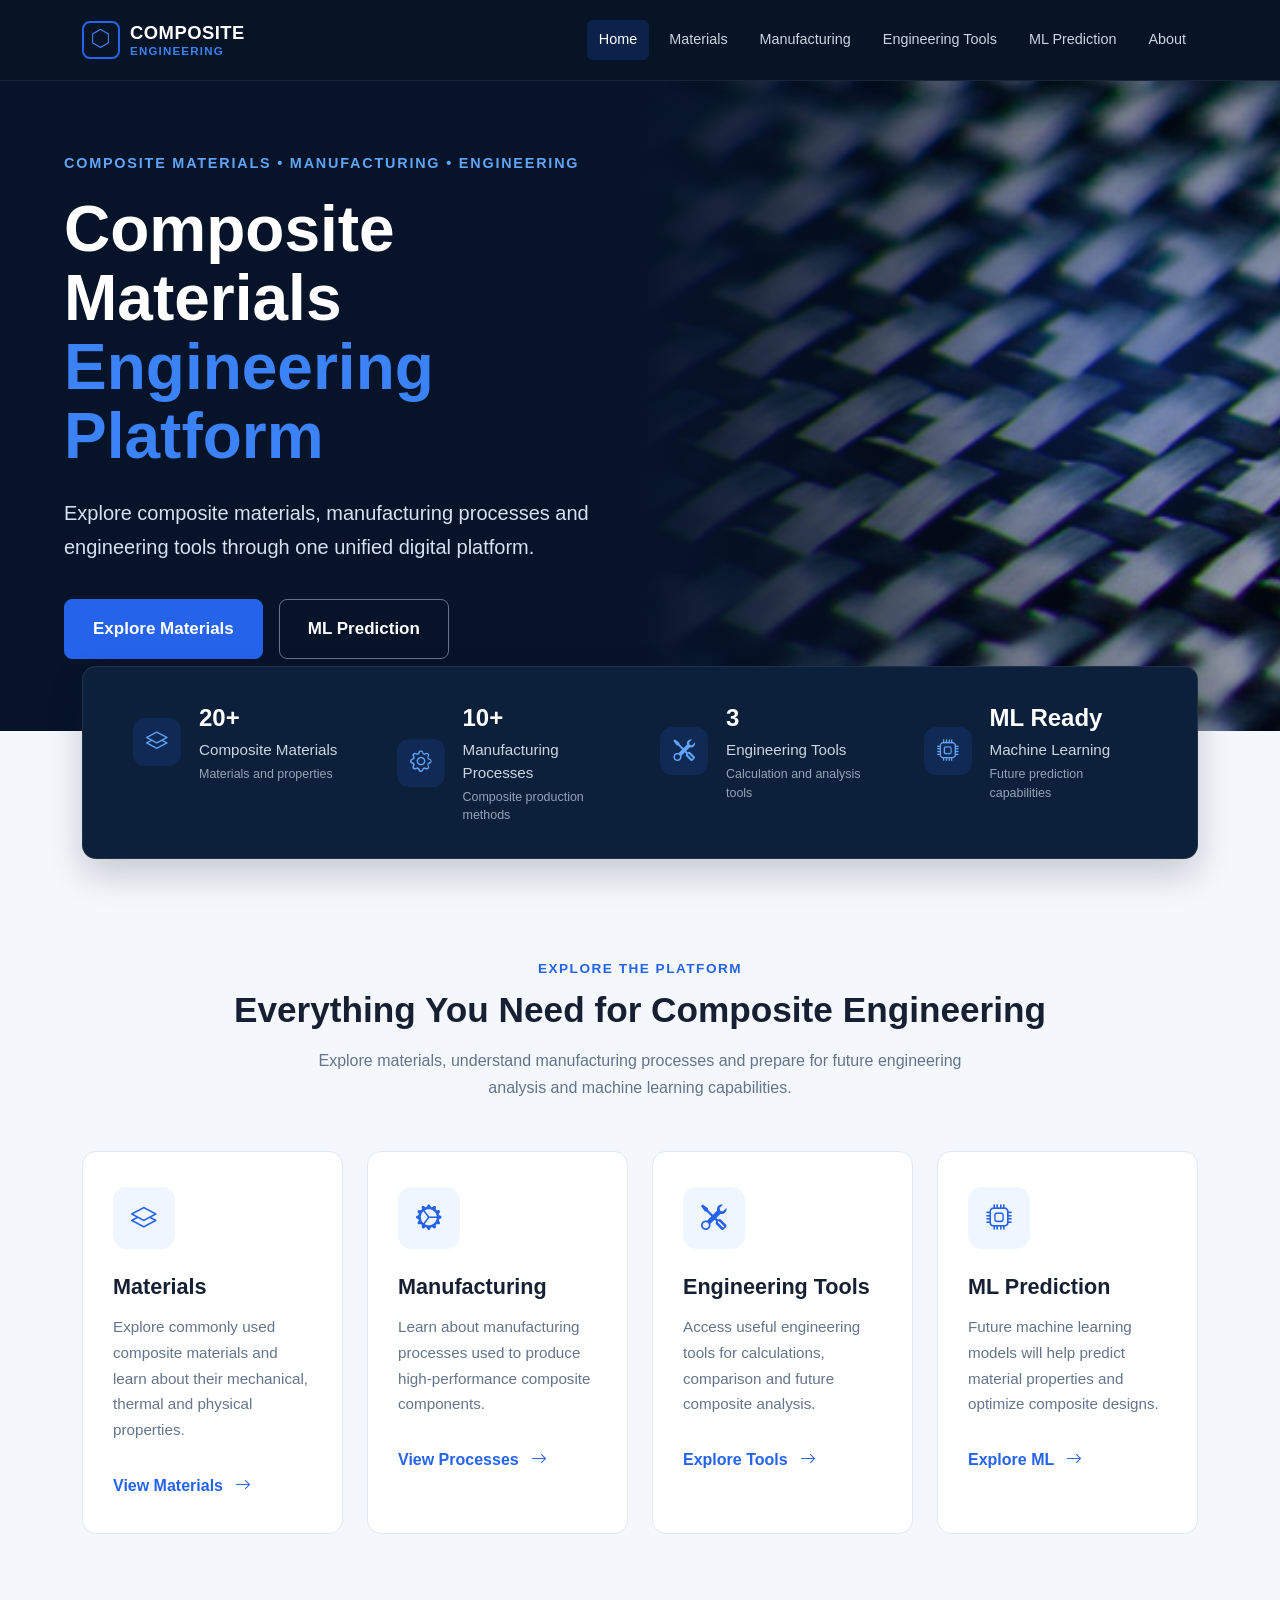
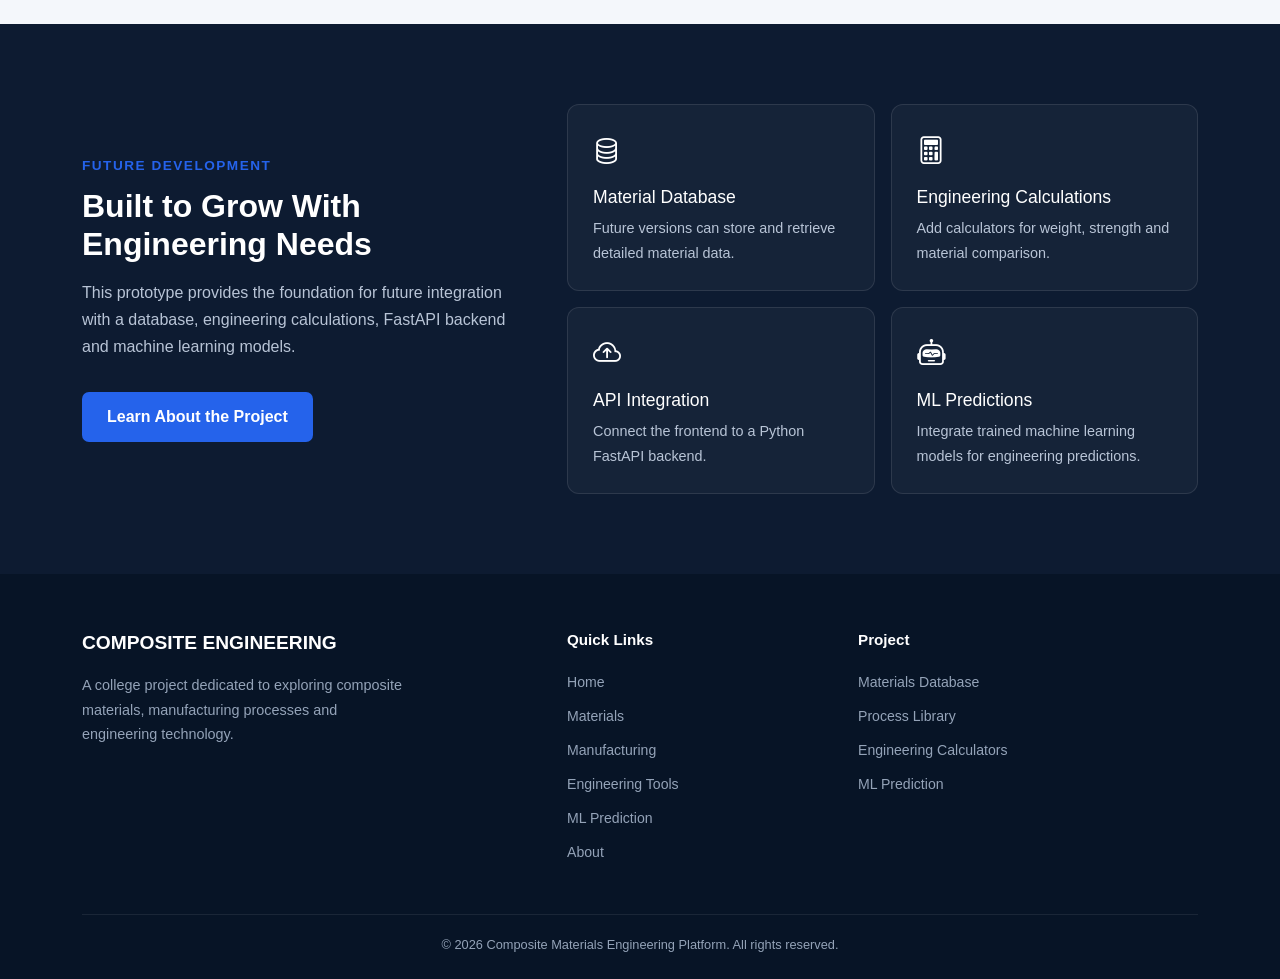
<file: frontend/index.html>
<!DOCTYPE html>
<html lang="en">

<head>

    <meta charset="UTF-8">

    <meta
        name="viewport"
        content="width=device-width, initial-scale=1.0"
    >

    <title>
        Composite Materials Engineering Platform
    </title>


    <!-- Bootstrap CSS -->

    <link
        href="https://cdn.jsdelivr.net/npm/bootstrap@5.3.3/dist/css/bootstrap.min.css"
        rel="stylesheet"
    >


    <!-- Bootstrap Icons -->

    <link
        rel="stylesheet"
        href="https://cdn.jsdelivr.net/npm/bootstrap-icons@1.11.3/font/bootstrap-icons.min.css"
    >


    <!-- Our CSS -->

    <link
        rel="stylesheet"
        href="css/style.css"
    >

</head>


<body>


<!-- =====================================================
     NAVBAR
===================================================== -->

<nav class="navbar navbar-expand-lg navbar-dark">

    <div class="container">


        <!-- BRAND -->

        <a
            class="navbar-brand"
            href="index.html"
        >

            <div class="brand-icon">
                <i class="bi bi-hexagon"></i>
            </div>

            <div class="brand-text">

                <span class="brand-main">
                    COMPOSITE
                </span>

                <span class="brand-sub">
                    ENGINEERING
                </span>

            </div>

        </a>


        <!-- MOBILE MENU BUTTON -->

        <button
            class="navbar-toggler"
            type="button"
            data-bs-toggle="collapse"
            data-bs-target="#navbarNav"
        >

            <span class="navbar-toggler-icon"></span>

        </button>


        <!-- NAVIGATION -->

        <div
            class="collapse navbar-collapse"
            id="navbarNav"
        >

            <ul class="navbar-nav ms-auto">


                <li class="nav-item">

                    <a
                        class="nav-link active"
                        href="index.html"
                    >
                        Home
                    </a>

                </li>


                <li class="nav-item">

                    <a
                        class="nav-link"
                        href="materials.html"
                    >
                        Materials
                    </a>

                </li>


                <li class="nav-item">

                    <a
                        class="nav-link"
                        href="manufacturing.html"
                    >
                        Manufacturing
                    </a>

                </li>


                <li class="nav-item">

                    <a
                        class="nav-link"
                        href="tools.html"
                    >
                        Engineering Tools
                    </a>

                </li>


                <li class="nav-item">

                    <a
                        class="nav-link"
                        href="prediction.html"
                    >
                        ML Prediction
                    </a>

                </li>


                <li class="nav-item">

                    <a
                        class="nav-link"
                        href="about.html"
                    >
                        About
                    </a>

                </li>

            </ul>

        </div>

    </div>

</nav>



<!-- =====================================================
     HERO SECTION
===================================================== -->

<section class="hero">

    <div class="hero-content">

        <div class="hero-label">
            COMPOSITE MATERIALS • MANUFACTURING • ENGINEERING
        </div>

        <h1>
            Composite Materials
            <span>Engineering Platform</span>
        </h1>

        <p>
            Explore composite materials, manufacturing processes and
            engineering tools through one unified digital platform.
        </p>

        <div class="hero-buttons">
            <a href="materials.html" class="btn-primary">
                Explore Materials
            </a>

            <a href="prediction.html" class="btn-secondary">
                ML Prediction
            </a>
        </div>

    </div>


    <div class="hero-image">

        <img src="assets/images/hero-carbon.jpg"
             alt="Carbon fiber composite material">

        <div class="hero-image-overlay"></div>

    </div>

</section>



<!-- =====================================================
     STATISTICS
===================================================== -->

<section class="stats-container">

    <div class="container">

        <div class="stats-box">

            <div class="row g-0">


                <!-- STAT 1 -->

                <div class="col-lg-3 col-md-6">

                    <div class="stat-item">

                        <div class="stat-icon">

                            <i class="bi bi-layers"></i>

                        </div>

                        <div>

                            <div class="stat-number">
                                20+
                            </div>

                            <div class="stat-title">
                                Composite Materials
                            </div>

                            <div class="stat-description">
                                Materials and properties
                            </div>

                        </div>

                    </div>

                </div>


                <!-- STAT 2 -->

                <div class="col-lg-3 col-md-6">

                    <div class="stat-item">

                        <div class="stat-icon">

                            <i class="bi bi-gear"></i>

                        </div>

                        <div>

                            <div class="stat-number">
                                10+
                            </div>

                            <div class="stat-title">
                                Manufacturing Processes
                            </div>

                            <div class="stat-description">
                                Composite production methods
                            </div>

                        </div>

                    </div>

                </div>


                <!-- STAT 3 -->

                <div class="col-lg-3 col-md-6">

                    <div class="stat-item">

                        <div class="stat-icon">

                            <i class="bi bi-tools"></i>

                        </div>

                        <div>

                            <div class="stat-number">
                                3
                            </div>

                            <div class="stat-title">
                                Engineering Tools
                            </div>

                            <div class="stat-description">
                                Calculation and analysis tools
                            </div>

                        </div>

                    </div>

                </div>


                <!-- STAT 4 -->

                <div class="col-lg-3 col-md-6">

                    <div class="stat-item">

                        <div class="stat-icon">

                            <i class="bi bi-cpu"></i>

                        </div>

                        <div>

                            <div class="stat-number">
                                ML Ready
                            </div>

                            <div class="stat-title">
                                Machine Learning
                            </div>

                            <div class="stat-description">
                                Future prediction capabilities
                            </div>

                        </div>

                    </div>

                </div>


            </div>

        </div>

    </div>

</section>



<!-- =====================================================
     PLATFORM FEATURES
===================================================== -->

<section class="platform-section">

    <div class="container">


        <!-- SECTION HEADING -->

        <div class="platform-header">

            <div class="section-label">
                Explore The Platform
            </div>

            <h2 class="section-title">
                Everything You Need for Composite Engineering
            </h2>

            <p class="section-subtitle">

                Explore materials, understand manufacturing
                processes and prepare for future engineering
                analysis and machine learning capabilities.

            </p>

        </div>


        <!-- CARDS -->

        <div class="row g-4">


            <!-- MATERIALS -->

            <div class="col-lg-3 col-md-6">

                <div class="feature-card">

                    <div class="feature-icon">

                        <i class="bi bi-layers"></i>

                    </div>

                    <h3>
                        Materials
                    </h3>

                    <p>

                        Explore commonly used composite materials
                        and learn about their mechanical, thermal
                        and physical properties.

                    </p>

                    <a
                        href="materials.html"
                        class="card-link"
                    >

                        View Materials

                        <i class="bi bi-arrow-right ms-2"></i>

                    </a>

                </div>

            </div>


            <!-- MANUFACTURING -->

            <div class="col-lg-3 col-md-6">

                <div class="feature-card">

                    <div class="feature-icon">

                        <i class="bi bi-gear-wide-connected"></i>

                    </div>

                    <h3>
                        Manufacturing
                    </h3>

                    <p>

                        Learn about manufacturing processes used
                        to produce high-performance composite
                        components.

                    </p>

                    <a
                        href="manufacturing.html"
                        class="card-link"
                    >

                        View Processes

                        <i class="bi bi-arrow-right ms-2"></i>

                    </a>

                </div>

            </div>


            <!-- ENGINEERING TOOLS -->

            <div class="col-lg-3 col-md-6">

                <div class="feature-card">

                    <div class="feature-icon">

                        <i class="bi bi-tools"></i>

                    </div>

                    <h3>
                        Engineering Tools
                    </h3>

                    <p>

                        Access useful engineering tools for
                        calculations, comparison and future
                        composite analysis.

                    </p>

                    <a
                        href="tools.html"
                        class="card-link"
                    >

                        Explore Tools

                        <i class="bi bi-arrow-right ms-2"></i>

                    </a>

                </div>

            </div>


            <!-- ML -->

            <div class="col-lg-3 col-md-6">

                <div class="feature-card">

                    <div class="feature-icon">

                        <i class="bi bi-cpu"></i>

                    </div>

                    <h3>
                        ML Prediction
                    </h3>

                    <p>

                        Future machine learning models will help
                        predict material properties and optimize
                        composite designs.

                    </p>

                    <a
                        href="prediction.html"
                        class="card-link"
                    >

                        Explore ML

                        <i class="bi bi-arrow-right ms-2"></i>

                    </a>

                </div>

            </div>


        </div>

    </div>

</section>



<!-- =====================================================
     FUTURE FEATURES
===================================================== -->

<section class="future-section">

    <div class="container">


        <div class="row align-items-center g-5">


            <!-- LEFT -->

            <div class="col-lg-5">

                <div class="section-label">
                    Future Development
                </div>

                <h2>
                    Built to Grow With Engineering Needs
                </h2>

                <p>

                    This prototype provides the foundation for
                    future integration with a database, engineering
                    calculations, FastAPI backend and machine
                    learning models.

                </p>

                <a
                    href="about.html"
                    class="btn-main mt-3"
                >

                    Learn About the Project

                </a>

            </div>


            <!-- RIGHT -->

            <div class="col-lg-7">

                <div class="row g-3">


                    <div class="col-md-6">

                        <div class="future-item">

                            <i class="bi bi-database fs-3"></i>

                            <h4>
                                Material Database
                            </h4>

                            <p>

                                Future versions can store and
                                retrieve detailed material data.

                            </p>

                        </div>

                    </div>


                    <div class="col-md-6">

                        <div class="future-item">

                            <i class="bi bi-calculator fs-3"></i>

                            <h4>
                                Engineering Calculations
                            </h4>

                            <p>

                                Add calculators for weight,
                                strength and material comparison.

                            </p>

                        </div>

                    </div>


                    <div class="col-md-6">

                        <div class="future-item">

                            <i class="bi bi-cloud-arrow-up fs-3"></i>

                            <h4>
                                API Integration
                            </h4>

                            <p>

                                Connect the frontend to a Python
                                FastAPI backend.

                            </p>

                        </div>

                    </div>


                    <div class="col-md-6">

                        <div class="future-item">

                            <i class="bi bi-robot fs-3"></i>

                            <h4>
                                ML Predictions
                            </h4>

                            <p>

                                Integrate trained machine learning
                                models for engineering predictions.

                            </p>

                        </div>

                    </div>


                </div>

            </div>


        </div>

    </div>

</section>



<!-- =====================================================
     FOOTER
===================================================== -->

<footer>

    <div class="container">

        <div class="row g-5">


            <!-- BRAND -->

            <div class="col-lg-5">

                <div class="footer-brand">

                    COMPOSITE ENGINEERING

                </div>

                <p class="footer-text">

                    A college project dedicated to exploring
                    composite materials, manufacturing processes
                    and engineering technology.

                </p>

            </div>


            <!-- QUICK LINKS -->

            <div class="col-6 col-lg-3">

                <div class="footer-title">
                    Quick Links
                </div>

                <ul class="footer-links">

                    <li>
                        <a href="index.html">
                            Home
                        </a>
                    </li>

                    <li>
                        <a href="materials.html">
                            Materials
                        </a>
                    </li>

                    <li>
                        <a href="manufacturing.html">
                            Manufacturing
                        </a>
                    </li>

                    <li>
                        <a href="tools.html">
                            Engineering Tools
                        </a>
                    </li>

                    <li>
                        <a href="prediction.html">
                            ML Prediction
                        </a>
                    </li>

                    <li>
                        <a href="about.html">
                            About
                        </a>
                    </li>

                </ul>

            </div>


            <!-- PROJECT -->

            <div class="col-6 col-lg-4">

                <div class="footer-title">
                    Project
                </div>

                <ul class="footer-links">

                    <li>
                        <a href="materials.html">
                            Materials Database
                        </a>
                    </li>

                    <li>
                        <a href="manufacturing.html">
                            Process Library
                        </a>
                    </li>

                    <li>
                        <a href="tools.html">
                            Engineering Calculators
                        </a>
                    </li>

                    <li>
                        <a href="prediction.html">
                            ML Prediction
                        </a>
                    </li>

                </ul>

            </div>


        </div>


        <!-- BOTTOM -->

        <div class="footer-bottom">

            © <span id="currentYear"></span>
            Composite Materials Engineering Platform.
            All rights reserved.

        </div>

    </div>

</footer>



<!-- =====================================================
     BOOTSTRAP JS
===================================================== -->

<script
    src="https://cdn.jsdelivr.net/npm/bootstrap@5.3.3/dist/js/bootstrap.bundle.min.js">
</script>


<!-- OUR JAVASCRIPT -->

<script src="js/script.js"></script>


</body>

</html>
</file>
<file: frontend/css/style.css>
/* =========================================
   GENERAL
========================================= */

* {
    box-sizing: border-box;
}

body {
    margin: 0;
    font-family: Arial, sans-serif;
    background-color: #f4f7fb;
    color: #172033;
}

.section-padding {
    padding: 90px 0;
}

.section-label {
    color: #2563eb;
    font-size: 0.85rem;
    font-weight: 700;
    letter-spacing: 1.5px;
    text-transform: uppercase;
    margin-bottom: 10px;
}

.section-title {
    font-size: 2.2rem;
    font-weight: 700;
    margin-bottom: 15px;
}

.section-subtitle {
    color: #64748b;
    max-width: 700px;
    margin: 0 auto;
    line-height: 1.7;
}


/* =========================================
   NAVBAR
========================================= */

.navbar {
    background-color: #071426 !important;
    padding: 16px 0;
    border-bottom: 1px solid rgba(255, 255, 255, 0.08);
}

.navbar-brand {
    display: flex;
    align-items: center;
    gap: 10px;
    font-weight: 700;
    font-size: 1.15rem;
    letter-spacing: 0.5px;
}

.brand-icon {
    width: 38px;
    height: 38px;
    border: 2px solid #2563eb;
    display: flex;
    align-items: center;
    justify-content: center;
    color: #3b82f6;
    font-size: 1.2rem;
    border-radius: 8px;
}

.brand-text {
    line-height: 1.05;
}

.brand-main {
    display: block;
    color: white;
}

.brand-sub {
    display: block;
    color: #3b82f6;
    font-size: 0.72rem;
    letter-spacing: 1.2px;
    margin-top: 3px;
}

.navbar-nav {
    gap: 8px;
}

.nav-link {
    color: #cbd5e1 !important;
    font-size: 0.9rem;
    padding: 9px 12px !important;
    border-radius: 6px;
    transition: 0.3s ease;
}

.nav-link:hover {
    color: white !important;
    background-color: rgba(37, 99, 235, 0.12);
}

.nav-link.active {
    color: white !important;
    background-color: rgba(37, 99, 235, 0.18);
}


/* =========================================
   HERO
========================================= */

.hero {
    position: relative;
    min-height: 650px;

    display: flex;
    align-items: center;

    overflow: hidden;

    background: #061329;
}

.hero-content {
    position: relative;
    z-index: 2;

    width: 55%;
    padding-left: 5%;
    padding-right: 40px;
}


.hero-label {
    color: #4da3ff;
    font-size: 16px;
    font-weight: 700;

    letter-spacing: 2px;

    margin-bottom: 25px;
}


.hero h1 {
    color: white;

    font-size: 64px;
    line-height: 1.05;

    margin: 0 0 30px 0;

    font-weight: 800;
}


.hero h1 span {
    display: block;

    color: #3182f6;
}


.hero p {
    color: #d6e2f2;

    font-size: 20px;
    line-height: 1.7;

    max-width: 700px;

    margin-bottom: 35px;
}


.hero-buttons {
    display: flex;
    gap: 16px;
}


.hero-image {
    position: absolute;

    right: 0;
    top: 0;

    width: 50%;
    height: 100%;

    overflow: hidden;
}


.hero-image img {
    width: 100%;
    height: 100%;

    object-fit: cover;

    object-position: center;

    opacity: 0.75;
}


.hero-image-overlay {
    position: absolute;

    top: 0;
    left: 0;

    width: 100%;
    height: 100%;

    background: linear-gradient(
        90deg,
        #061329 0%,
        rgba(6, 19, 41, 0.75) 20%,
        rgba(6, 19, 41, 0.25) 60%,
        rgba(6, 19, 41, 0.1) 100%
    );
}


/* Carbon-fiber pattern */

.hero::after {
    content: "";
    position: absolute;

    width: 550px;
    height: 550px;

    right: -120px;
    top: 40px;

    background: radial-gradient(
        circle,
        rgba(37, 99, 235, 0.25),
        transparent 70%
    );

    pointer-events: none;
}


/* Blue glow */

.hero::after {
    content: "";
    position: absolute;
    width: 500px;
    height: 500px;
    right: -100px;
    top: 30px;

    background: radial-gradient(
        circle,
        rgba(37, 99, 235, 0.25),
        transparent 70%
    );

    pointer-events: none;
}

.hero-content {
    position: relative;
    z-index: 2;
}

.hero-label {
    color: #60a5fa;
    font-weight: 700;
    font-size: 0.9rem;
    letter-spacing: 1.8px;
    text-transform: uppercase;
    margin-bottom: 20px;
}

.hero h1 {
    color: white;
    font-size: 4rem;
    line-height: 1.08;
    font-weight: 750;
    max-width: 760px;
    margin-bottom: 25px;
}

.hero h1 span {
    color: #3b82f6;
}

.hero-description {
    color: #cbd5e1;
    font-size: 1.08rem;
    line-height: 1.8;
    max-width: 650px;
    margin-bottom: 32px;
}


/* =========================================
   BUTTONS
========================================= */

.btn-main {
    background-color: #2563eb;
    color: white;
    border: none;
    padding: 13px 25px;
    border-radius: 7px;
    font-weight: 600;
    text-decoration: none;
    display: inline-block;
    transition: 0.3s ease;
}

.btn-main:hover {
    background-color: #1d4ed8;
    color: white;
    transform: translateY(-2px);
}

.btn-outline-main {
    background-color: transparent;
    color: white;
    border: 1px solid #94a3b8;
    padding: 12px 25px;
    border-radius: 7px;
    font-weight: 600;
    text-decoration: none;
    display: inline-block;
    transition: 0.3s ease;
}

.btn-outline-main:hover {
    background-color: white;
    color: #0f172a;
}


/* =========================================
   STATISTICS STRIP
========================================= */

.stats-container {
    position: relative;
    z-index: 5;
    margin-top: -65px;
}

.stats-box {
    background-color: #0d203b;
    border: 1px solid rgba(255, 255, 255, 0.08);
    border-radius: 14px;
    padding: 28px 30px;
    box-shadow: 0 15px 35px rgba(15, 23, 42, 0.2);
}

.stat-item {
    display: flex;
    align-items: center;
    gap: 18px;
    min-height: 90px;
    padding: 5px 20px;
}

.stat-item:not(:last-child) {
    border-right: 1px solid rgba(255, 255, 255, 0.12);
}

.stat-icon {
    width: 48px;
    height: 48px;
    flex-shrink: 0;
    border-radius: 12px;
    display: flex;
    align-items: center;
    justify-content: center;
    background-color: rgba(37, 99, 235, 0.15);
    color: #60a5fa;
    font-size: 1.35rem;
}

.stat-number {
    color: white;
    font-size: 1.5rem;
    font-weight: 700;
    margin-bottom: 3px;
}

.stat-title {
    color: #cbd5e1;
    font-size: 0.95rem;
    margin-bottom: 3px;
}

.stat-description {
    color: #94a3b8;
    font-size: 0.78rem;
}


/* =========================================
   PLATFORM SECTION
========================================= */

.platform-section {
    padding: 100px 0 90px;
}

.platform-header {
    text-align: center;
    margin-bottom: 50px;
}


/* =========================================
   FEATURE CARDS
========================================= */

.feature-card {
    height: 100%;
    background-color: white;
    border: 1px solid #e2e8f0;
    border-radius: 14px;
    padding: 35px 30px;
    transition: all 0.3s ease;
    position: relative;
    overflow: hidden;
}

.feature-card::before {
    content: "";
    position: absolute;
    top: 0;
    left: 0;
    width: 100%;
    height: 3px;
    background-color: #2563eb;
    transform: scaleX(0);
    transform-origin: left;
    transition: 0.3s ease;
}

.feature-card:hover {
    transform: translateY(-7px);
    box-shadow: 0 15px 35px rgba(15, 23, 42, 0.1);
}

.feature-card:hover::before {
    transform: scaleX(1);
}

.feature-icon {
    width: 62px;
    height: 62px;
    border-radius: 14px;
    display: flex;
    align-items: center;
    justify-content: center;
    margin-bottom: 25px;
    font-size: 1.6rem;
    background-color: #eff6ff;
    color: #2563eb;
}

.feature-card h3 {
    font-size: 1.35rem;
    font-weight: 700;
    margin-bottom: 14px;
}

.feature-card p {
    color: #64748b;
    line-height: 1.7;
    font-size: 0.95rem;
    min-height: 80px;
}

.feature-card .card-link {
    display: inline-block;
    margin-top: 15px;
    color: #2563eb;
    font-weight: 600;
    text-decoration: none;
}

.feature-card .card-link:hover {
    color: #1d4ed8;
}


/* =========================================
   FUTURE PLATFORM SECTION
========================================= */

.future-section {
    background-color: #0d1b31;
    color: white;
    padding: 80px 0;
}

.future-section h2 {
    font-weight: 700;
    margin-bottom: 15px;
}

.future-section p {
    color: #b8c4d6;
    line-height: 1.7;
}

.future-item {
    padding: 25px;
    height: 100%;
    border: 1px solid rgba(255, 255, 255, 0.1);
    border-radius: 12px;
    background-color: rgba(255, 255, 255, 0.035);
}

.future-item h4 {
    font-size: 1.1rem;
    margin-top: 15px;
}

.future-item p {
    font-size: 0.9rem;
    margin-bottom: 0;
}


/* =========================================
   FOOTER
========================================= */

footer {
    background-color: #071426;
    color: #94a3b8;
    padding: 55px 0 25px;
}

.footer-brand {
    color: white;
    font-size: 1.2rem;
    font-weight: 700;
    margin-bottom: 15px;
}

.footer-text {
    font-size: 0.9rem;
    line-height: 1.7;
    max-width: 330px;
}

.footer-title {
    color: white;
    font-size: 0.95rem;
    font-weight: 700;
    margin-bottom: 18px;
}

.footer-links {
    list-style: none;
    padding: 0;
    margin: 0;
}

.footer-links li {
    margin-bottom: 10px;
}

.footer-links a {
    color: #94a3b8;
    text-decoration: none;
    font-size: 0.88rem;
    transition: 0.2s ease;
}

.footer-links a:hover {
    color: white;
}

.footer-bottom {
    border-top: 1px solid rgba(255, 255, 255, 0.08);
    margin-top: 40px;
    padding-top: 20px;
    text-align: center;
    font-size: 0.8rem;
}


/* =========================================
   OTHER PAGES
========================================= */

.page-header {
    background-color: #0d1b31;
    color: white;
    padding: 100px 0;
}

.page-header h1 {
    font-weight: 700;
}

.custom-card {
    background-color: white;
    border: none;
    border-radius: 12px;
    padding: 30px;
    height: 100%;
    box-shadow: 0 5px 20px rgba(15, 23, 42, 0.06);
    transition: 0.3s ease;
}

.custom-card:hover {
    transform: translateY(-5px);
    box-shadow: 0 12px 30px rgba(15, 23, 42, 0.1);
}

.card-icon {
    font-size: 2.3rem;
    margin-bottom: 20px;
}

.prediction-box {
    background-color: white;
    border-radius: 15px;
    padding: 40px;
    box-shadow: 0 5px 20px rgba(15, 23, 42, 0.06);
}

.placeholder-area {
    border: 2px dashed #cbd5e1;
    border-radius: 12px;
    padding: 60px 30px;
    text-align: center;
    background-color: #f8fafc;
}


/* =========================================
   RESPONSIVE
========================================= */

@media (max-width: 991px) {

    .navbar-nav {
        gap: 2px;
        margin-top: 15px;
    }

    .hero {
        min-height: 600px;
    }

    .hero h1 {
        font-size: 3.1rem;
    }

    .stat-item {
        padding: 15px;
    }

    .stat-item:not(:last-child) {
        border-right: none;
        border-bottom: 1px solid rgba(255, 255, 255, 0.12);
    }
}


@media (max-width: 768px) {

    .section-padding {
        padding: 65px 0;
    }

    .hero {
        min-height: 550px;
    }

    .hero h1 {
        font-size: 2.5rem;
    }

    .hero-description {
        font-size: 1rem;
    }

    .stats-container {
        margin-top: -40px;
    }

    .stats-box {
        padding: 20px;
    }

    .platform-section {
        padding-top: 70px;
    }

    .section-title {
        font-size: 1.8rem;
    }

    .feature-card {
        padding: 30px 25px;
    }
}


@media (max-width: 576px) {

    .hero h1 {
        font-size: 2.1rem;
    }

    .hero-label {
        font-size: 0.75rem;
    }

    .btn-main,
    .btn-outline-main {
        width: 100%;
        text-align: center;
        margin-bottom: 10px;
    }

    .stats-container {
        margin-top: -25px;
    }
}
/* ==============================
   HERO BUTTONS
   ============================== */

.hero-buttons {
    display: flex;
    gap: 16px;
    margin-top: 10px;
}

.hero-buttons a {
    display: inline-flex;
    align-items: center;
    justify-content: center;

    padding: 16px 28px;

    border-radius: 8px;

    font-size: 17px;
    font-weight: 600;

    text-decoration: none;

    transition: all 0.3s ease;
}


/* Explore Materials */

.hero-buttons .btn-primary {
    background: #2563eb;
    color: white;

    border: 1px solid #2563eb;
}

.hero-buttons .btn-primary:hover {
    background: #1d4ed8;
    transform: translateY(-2px);
    box-shadow: 0 8px 20px rgba(37, 99, 235, 0.3);
}


/* ML Prediction */

.hero-buttons .btn-secondary {
    background: transparent;
    color: white;

    border: 1px solid #64748b;
}

.hero-buttons .btn-secondary:hover {
    background: rgba(255, 255, 255, 0.08);
    border-color: #3b82f6;
    transform: translateY(-2px);
}

/* =========================================================
   MATERIALS PAGE
   ========================================================= */

/* Materials page background */
body {
    background-color: #f4f7fb;
}

/* Page heading */
.page-header {
    background:
        linear-gradient(rgba(6, 19, 41, 0.92), rgba(9, 27, 54, 0.96)),
        url("../assets/images/FibreDeCarbone.jpg");

    background-size: cover;
    background-position: center;
    color: white;
    padding: 90px 20px;
    text-align: center;
}

.page-header h1 {
    font-size: 48px;
    font-weight: 800;
    margin-bottom: 15px;
}

.page-header p {
    font-size: 18px;
    color: #cbd5e1;
}


/* Materials section */
.section-padding {
    padding: 75px 0;
}


/* Material cards */
.custom-card {
    background: white;
    border: 1px solid #e2e8f0;
    border-radius: 16px;
    padding: 30px;
    height: 100%;

    box-shadow: 0 8px 25px rgba(15, 23, 42, 0.06);

    transition: transform 0.25s ease,
                box-shadow 0.25s ease,
                border-color 0.25s ease;
}


/* Card hover effect */
.custom-card:hover {
    transform: translateY(-8px);

    box-shadow: 0 18px 40px rgba(15, 23, 42, 0.12);

    border-color: #2563eb;
}


/* Card icons */
.card-icon {
    width: 60px;
    height: 60px;

    display: flex;
    align-items: center;
    justify-content: center;

    background: #eff6ff;
    border-radius: 14px;

    margin-bottom: 22px;

    color: #2563eb;
    font-size: 28px;
}


/* Card heading */
.custom-card h3 {
    color: #071a38;
    font-size: 24px;
    font-weight: 700;
    margin-bottom: 12px;
}


/* Card paragraph */
.custom-card p {
    color: #475569;
    line-height: 1.7;
}


/* Applications text */
.custom-card strong {
    color: #0f172a;
}


/* Card button */
.custom-card .btn-primary {
    background-color: #2563eb;
    border-color: #2563eb;

    border-radius: 8px;

    padding: 10px 18px;

    font-weight: 600;

    transition: all 0.2s ease;
}


.custom-card .btn-primary:hover {
    background-color: #1d4ed8;
    border-color: #1d4ed8;

    transform: translateY(-2px);
}


/* Mobile */
@media (max-width: 768px) {

    .page-header {
        padding: 65px 20px;
    }

    .page-header h1 {
        font-size: 36px;
    }

    .page-header p {
        font-size: 16px;
    }

    .section-padding {
        padding: 50px 20px;
    }

    .custom-card {
        padding: 25px;
    }
}
</file>
